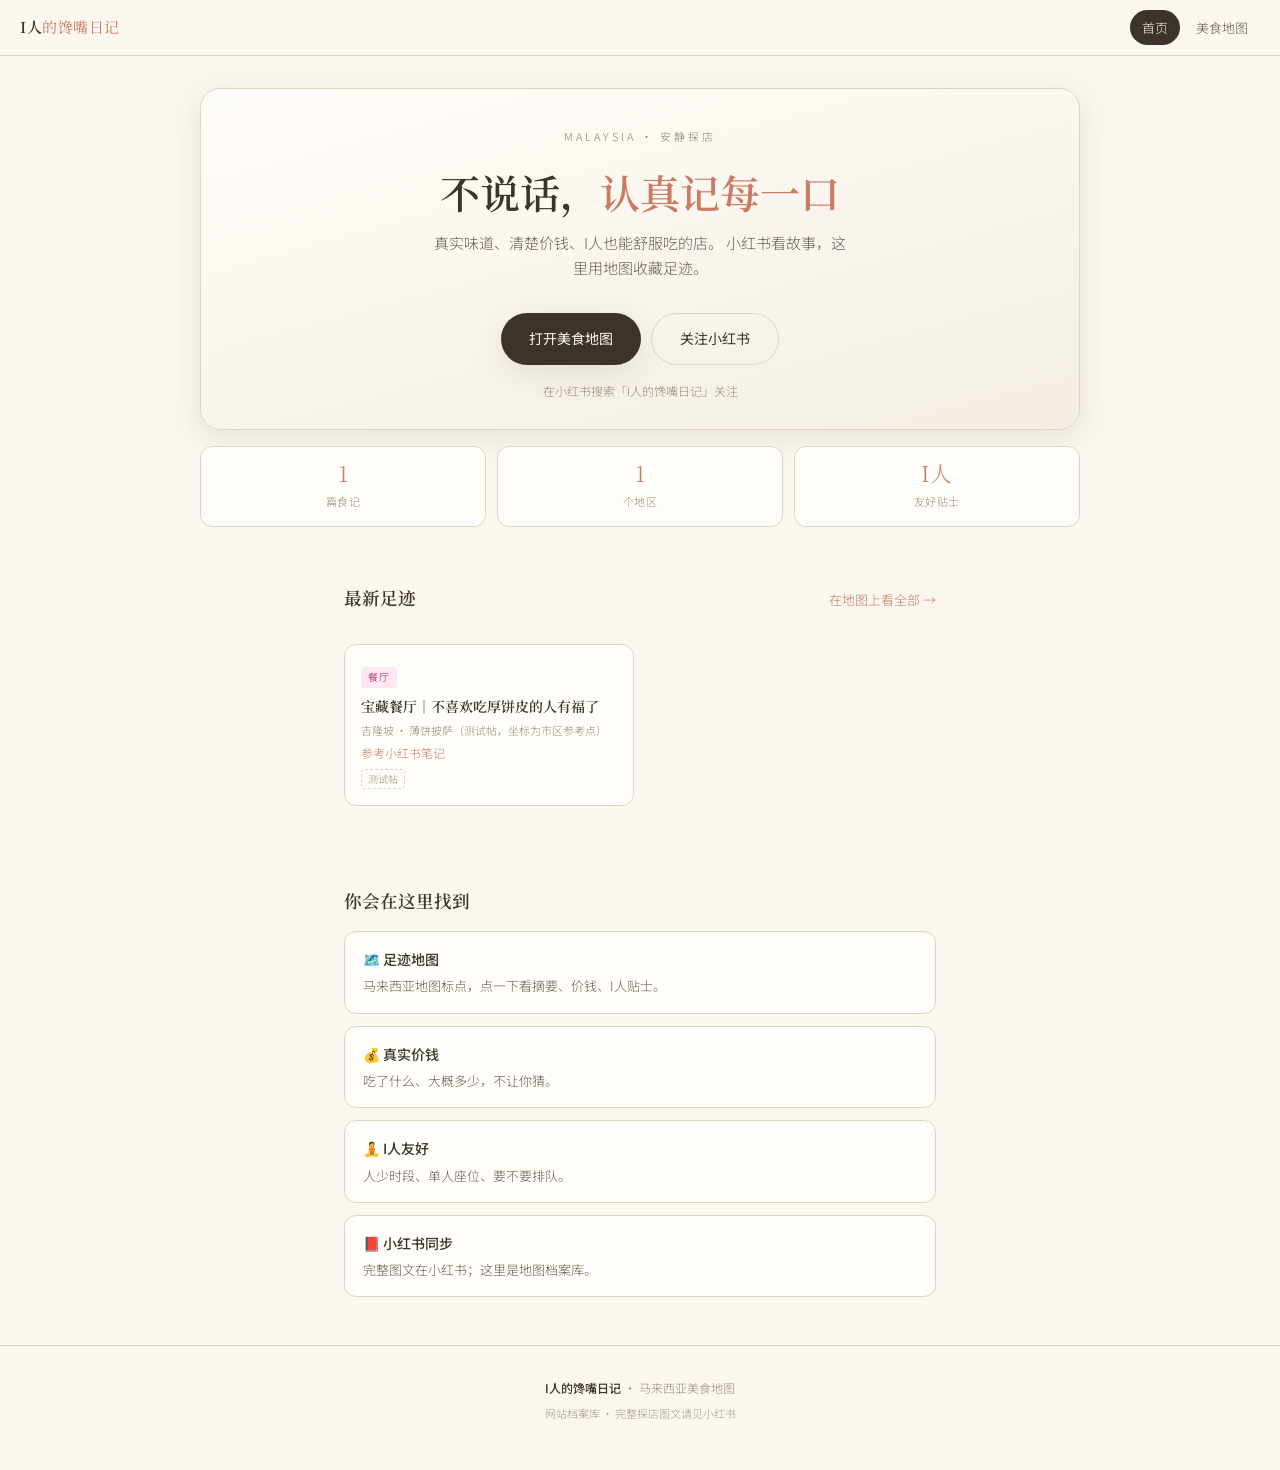
<file: index.html>
<!DOCTYPE html>
<html lang="zh-CN">
<head>
  <meta charset="UTF-8">
  <meta name="viewport" content="width=device-width, initial-scale=1.0">
  <title>I人的馋嘴日记 · 马来西亚安静探店</title>
  <meta name="description" content="内向馋嘴人的马来西亚美食地图。真实价钱、I人友好贴士，跟着地图吃。">
  <link rel="preconnect" href="https://fonts.googleapis.com">
  <link href="https://fonts.googleapis.com/css2?family=Noto+Sans+SC:wght@300;400;500&family=Noto+Serif+SC:wght@400;600;700&display=swap" rel="stylesheet">
  <link rel="stylesheet" href="css/main.css">
</head>
<body class="page-home">

<header class="site-bar">
  <a href="index.html" class="site-logo site-logo-link" data-site-name>I人<span>的馋嘴日记</span></a>
  <nav class="site-nav">
    <a href="index.html" class="active">首页</a>
    <a href="map.html">美食地图</a>
  </nav>
</header>

<main>
  <section class="hero hero-rich">
    <div class="hero-inner">
      <p class="hero-badge">MALAYSIA · 安静探店</p>
      <h1 class="serif">不说话，<em>认真记每一口</em></h1>
      <p class="hero-lead">
        真实味道、清楚价钱、I人也能舒服吃的店。
        小红书看故事，这里用地图收藏足迹。
      </p>
      <div class="hero-actions">
        <a class="hero-cta" href="map.html">打开美食地图</a>
        <a class="hero-cta secondary" id="home-xhs-btn" href="#" target="_blank" rel="noopener noreferrer" hidden>关注小红书</a>
      </div>
      <p class="hero-note" id="home-xhs-hint">已发笔记的店会标在地图上</p>
    </div>

    <div class="hero-stats">
      <div class="stat-card">
        <span class="stat-num" id="stat-posts">—</span>
        <span class="stat-label">篇食记</span>
      </div>
      <div class="stat-card">
        <span class="stat-num" id="stat-regions">—</span>
        <span class="stat-label">个地区</span>
      </div>
      <div class="stat-card">
        <span class="stat-num">I人</span>
        <span class="stat-label">友好贴士</span>
      </div>
    </div>
  </section>

  <section class="section section-recent">
    <div class="section-head">
      <h2 class="serif">最新足迹</h2>
      <a href="map.html" class="section-link">在地图上看全部 →</a>
    </div>
    <div id="recent-posts" class="recent-grid">加载中…</div>
  </section>

  <section class="section">
    <h2 class="serif">你会在这里找到</h2>
    <div class="pillar-grid">
      <article class="pillar">
        <strong>🗺️ 足迹地图</strong>
        <p>马来西亚地图标点，点一下看摘要、价钱、I人贴士。</p>
      </article>
      <article class="pillar">
        <strong>💰 真实价钱</strong>
        <p>吃了什么、大概多少，不让你猜。</p>
      </article>
      <article class="pillar">
        <strong>🧘 I人友好</strong>
        <p>人少时段、单人座位、要不要排队。</p>
      </article>
      <article class="pillar">
        <strong>📕 小红书同步</strong>
        <p>完整图文在小红书；这里是地图档案库。</p>
      </article>
    </div>
  </section>
</main>

<footer class="site-footer">
  <p><a href="index.html" class="footer-home">I人的馋嘴日记</a> · 马来西亚美食地图</p>
  <p class="footer-sub">网站档案库 · 完整探店图文请见小红书</p>
</footer>

<script src="js/site-config.js"></script>
<script src="js/home.js"></script>
</body>
</html>
</file>
<file: css/main.css>
:root {
  --cream: #FAF6F0;
  --paper: #F3EDE3;
  --ink: #3D3429;
  --ink-muted: #6B5E4F;
  --ink-faint: #9A8B78;
  --coral: #C97B63;
  --coral-soft: #E8B4A4;
  --sage: #7D8B75;
  --border: #E0D5C4;
  --card: #FFFDF9;
  --shadow: 0 8px 32px rgba(61, 52, 41, 0.1);
  --header-h: 56px;
}

* { margin: 0; padding: 0; box-sizing: border-box; }

html { scroll-behavior: smooth; }

body {
  background: var(--cream);
  color: var(--ink);
  font-family: "Noto Sans SC", "PingFang SC", "Microsoft YaHei", sans-serif;
  font-weight: 300;
  line-height: 1.65;
  min-height: 100vh;
}

h1, h2, h3, .serif {
  font-family: "Noto Serif SC", "Songti SC", serif;
  font-weight: 600;
}

a { color: var(--coral); text-decoration: none; }
a:hover { text-decoration: underline; }

/* ── Top bar ── */
.site-bar {
  position: fixed;
  top: 0;
  left: 0;
  right: 0;
  height: var(--header-h);
  z-index: 1000;
  display: flex;
  align-items: center;
  justify-content: space-between;
  padding: 0 1.25rem;
  background: rgba(250, 246, 240, 0.92);
  backdrop-filter: blur(12px);
  border-bottom: 1px solid var(--border);
}

.site-logo {
  font-family: "Noto Serif SC", serif;
  font-size: 15px;
  font-weight: 600;
  color: var(--ink);
  letter-spacing: 0.5px;
}

.site-logo span {
  color: var(--coral);
  font-weight: 400;
}

.site-logo-link {
  text-decoration: none !important;
  color: inherit;
}

.site-logo-link:hover {
  opacity: 0.85;
  text-decoration: none !important;
}

.site-nav {
  display: flex;
  gap: 0.25rem;
  align-items: center;
}

.site-nav a {
  font-size: 13px;
  color: var(--ink-muted);
  padding: 0.45rem 0.75rem;
  border-radius: 999px;
  text-decoration: none;
  transition: background 0.15s, color 0.15s;
}

.site-nav a:hover { background: var(--paper); color: var(--ink); text-decoration: none; }
.site-nav a.active { background: var(--ink); color: var(--cream); }

/* ── Home ── */
.page-home { padding-top: var(--header-h); }

.hero {
  max-width: 720px;
  margin: 0 auto;
  padding: 3.5rem 1.5rem 2rem;
  text-align: center;
}

.hero-rich {
  max-width: 920px;
  padding: 2rem 1.25rem 1.5rem;
}

.hero-inner {
  background: linear-gradient(165deg, var(--card) 0%, var(--paper) 100%);
  border: 1px solid var(--border);
  border-radius: 20px;
  padding: 2rem 1.5rem 1.75rem;
  box-shadow: var(--shadow);
}

.hero-actions {
  display: flex;
  flex-wrap: wrap;
  gap: 0.65rem;
  justify-content: center;
  margin-bottom: 0.25rem;
}

.hero-cta.secondary {
  background: transparent;
  color: var(--ink) !important;
  border: 1px solid var(--border);
  box-shadow: none;
}

.hero-cta.secondary:hover {
  background: var(--paper);
  box-shadow: none;
}

.hero-stats {
  display: grid;
  grid-template-columns: repeat(3, 1fr);
  gap: 0.65rem;
  margin-top: 1rem;
}

.stat-card {
  background: var(--card);
  border: 1px solid var(--border);
  border-radius: 12px;
  padding: 0.85rem 0.5rem;
  text-align: center;
}

.stat-num {
  display: block;
  font-family: "Noto Serif SC", serif;
  font-size: 1.35rem;
  color: var(--coral);
  line-height: 1.2;
}

.stat-label {
  font-size: 11px;
  color: var(--ink-faint);
  letter-spacing: 0.5px;
}

.section-head {
  display: flex;
  align-items: baseline;
  justify-content: space-between;
  gap: 1rem;
  margin-bottom: 1rem;
}

.section-link {
  font-size: 13px;
  white-space: nowrap;
}

.section-recent {
  padding-top: 1rem;
}

.recent-grid {
  display: grid;
  gap: 0.75rem;
}

@media (min-width: 600px) {
  .recent-grid {
    grid-template-columns: repeat(2, 1fr);
  }
}

.recent-card {
  display: block;
  background: var(--card);
  border: 1px solid var(--border);
  border-radius: 12px;
  padding: 1rem;
  text-decoration: none !important;
  color: inherit;
  transition: border-color 0.15s, box-shadow 0.15s;
}

.recent-card:hover {
  border-color: var(--coral-soft);
  box-shadow: var(--shadow);
}

.recent-card h3 {
  font-size: 14px;
  line-height: 1.4;
  margin: 0.25rem 0;
  font-family: "Noto Serif SC", serif;
}

.recent-meta {
  font-size: 11px;
  color: var(--ink-faint);
}

.recent-price {
  font-size: 12px;
  color: var(--coral);
  margin-top: 0.25rem;
}

.recent-demo {
  display: inline-block;
  margin-top: 0.35rem;
  font-size: 10px;
  color: var(--ink-faint);
  border: 1px dashed var(--border);
  padding: 1px 6px;
  border-radius: 4px;
}

.recent-empty {
  font-size: 13px;
  color: var(--ink-faint);
  text-align: center;
  padding: 1.5rem;
}

.footer-home {
  color: var(--ink);
  text-decoration: none !important;
  font-weight: 500;
}

.footer-home:hover {
  color: var(--coral);
}

.footer-sub {
  margin-top: 0.35rem;
  font-size: 11px;
  opacity: 0.85;
}

.demo-badge {
  display: inline-block;
  font-size: 10px;
  letter-spacing: 1px;
  color: var(--ink-faint);
  border: 1px dashed var(--border);
  padding: 2px 8px;
  border-radius: 4px;
  margin-bottom: 0.5rem;
}

.detail-actions {
  margin-top: 0.5rem;
  padding-top: 0.75rem;
  border-top: 1px solid var(--border);
}

.detail-btn {
  display: inline-block;
  font-size: 13px;
  padding: 0.5rem 0;
}

.detail-btn.secondary {
  color: var(--coral);
}

.detail-actions-note {
  font-size: 11px;
  color: var(--ink-faint);
  margin-top: 0.5rem;
  line-height: 1.5;
}

.hero-badge {
  display: inline-block;
  font-size: 11px;
  letter-spacing: 3px;
  color: var(--sage);
  margin-bottom: 1.25rem;
}

.hero h1 {
  font-size: clamp(1.75rem, 5vw, 2.5rem);
  line-height: 1.35;
  margin-bottom: 0.75rem;
}

.hero h1 em {
  font-style: normal;
  color: var(--coral);
}

.hero-lead {
  font-size: 15px;
  color: var(--ink-muted);
  max-width: 28em;
  margin: 0 auto 2rem;
}

.hero-cta {
  display: inline-flex;
  align-items: center;
  gap: 0.5rem;
  background: var(--ink);
  color: var(--cream) !important;
  padding: 0.85rem 1.75rem;
  border-radius: 999px;
  font-size: 14px;
  font-weight: 400;
  text-decoration: none !important;
  transition: transform 0.15s, box-shadow 0.15s;
  box-shadow: var(--shadow);
}

.hero-cta:hover {
  transform: translateY(-1px);
  box-shadow: 0 12px 40px rgba(61, 52, 41, 0.18);
}

.hero-note {
  margin-top: 1rem;
  font-size: 12px;
  color: var(--ink-faint);
}

.section {
  max-width: 640px;
  margin: 0 auto;
  padding: 2rem 1.5rem 3rem;
}

.section h2 {
  font-size: 1.1rem;
  margin-bottom: 1rem;
  color: var(--ink);
}

.pillar-grid {
  display: grid;
  gap: 0.75rem;
}

.pillar {
  background: var(--card);
  border: 1px solid var(--border);
  border-radius: 12px;
  padding: 1rem 1.15rem;
}

.pillar strong {
  display: block;
  font-size: 14px;
  margin-bottom: 0.25rem;
  font-weight: 500;
}

.pillar p {
  font-size: 13px;
  color: var(--ink-muted);
}

.site-footer {
  text-align: center;
  padding: 2rem 1rem 3rem;
  font-size: 12px;
  color: var(--ink-faint);
  border-top: 1px solid var(--border);
}

/* ── Full map page ── */
.page-map {
  height: 100vh;
  overflow: hidden;
  padding-top: var(--header-h);
}

#map {
  width: 100%;
  height: calc(100vh - var(--header-h));
  z-index: 1;
}

.leaflet-container {
  background: #E8E0D0 !important;
  font-family: inherit !important;
}

/* Map controls overlay */
.map-toolbar {
  position: fixed;
  top: calc(var(--header-h) + 12px);
  left: 12px;
  right: 12px;
  z-index: 800;
  display: flex;
  gap: 8px;
  flex-wrap: wrap;
  pointer-events: none;
}

.map-toolbar > * { pointer-events: auto; }

.map-stat {
  background: var(--card);
  border: 1px solid var(--border);
  border-radius: 999px;
  padding: 0.4rem 0.9rem;
  font-size: 12px;
  color: var(--ink-muted);
  box-shadow: var(--shadow);
}

.filter-pills {
  display: flex;
  gap: 6px;
  flex-wrap: wrap;
}

.filter-pill {
  background: var(--card);
  border: 1px solid var(--border);
  border-radius: 999px;
  padding: 0.35rem 0.75rem;
  font-size: 11px;
  color: var(--ink-muted);
  cursor: pointer;
  box-shadow: var(--shadow);
  font-family: inherit;
  transition: all 0.15s;
}

.filter-pill:hover { border-color: var(--coral-soft); color: var(--ink); }
.filter-pill.active {
  background: var(--ink);
  color: var(--cream);
  border-color: var(--ink);
}

.btn-list-toggle {
  margin-left: auto;
  background: var(--card);
  border: 1px solid var(--border);
  border-radius: 999px;
  padding: 0.4rem 0.9rem;
  font-size: 12px;
  cursor: pointer;
  box-shadow: var(--shadow);
  color: var(--ink);
  font-family: inherit;
}

/* Side panel */
.post-panel {
  position: fixed;
  top: var(--header-h);
  left: 0;
  bottom: 0;
  width: min(360px, 92vw);
  background: var(--card);
  border-right: 1px solid var(--border);
  z-index: 900;
  transform: translateX(-100%);
  transition: transform 0.28s ease;
  display: flex;
  flex-direction: column;
  box-shadow: 4px 0 24px rgba(61, 52, 41, 0.08);
}

.post-panel.open { transform: translateX(0); }

.panel-head {
  padding: 1rem 1.15rem;
  border-bottom: 1px solid var(--border);
  background: var(--paper);
}

.panel-head h2 {
  font-size: 14px;
  letter-spacing: 1px;
}

.panel-list {
  flex: 1;
  overflow-y: auto;
}

.post-item {
  padding: 1rem 1.15rem;
  border-bottom: 1px solid var(--border);
  cursor: pointer;
  transition: background 0.12s;
}

.post-item:hover { background: var(--cream); }
.post-item.active {
  background: #FFF8F4;
  border-left: 3px solid var(--coral);
}

.post-item.demo { opacity: 0.75; }

.post-tag {
  font-size: 10px;
  letter-spacing: 1px;
  padding: 2px 7px;
  border-radius: 4px;
  display: inline-block;
  margin-bottom: 0.35rem;
}

.tag-hawker { background: #FEF3C7; color: #92400E; }
.tag-kopitiam { background: #ECFDF5; color: #065F46; }
.tag-cafe { background: #E0F2FE; color: #075985; }
.tag-restaurant { background: #FCE7F3; color: #9D174D; }

.post-item h3 {
  font-size: 14px;
  line-height: 1.4;
  margin-bottom: 0.25rem;
}

.post-meta {
  font-size: 11px;
  color: var(--ink-faint);
}

.post-price {
  font-size: 12px;
  color: var(--coral);
  margin-top: 0.2rem;
}

.panel-empty {
  padding: 2.5rem 1.5rem;
  text-align: center;
  color: var(--ink-faint);
  font-size: 13px;
}

.panel-empty .emoji { font-size: 2.5rem; margin-bottom: 0.75rem; opacity: 0.5; }

/* Detail sheet (mobile-friendly) */
.detail-sheet {
  position: fixed;
  left: 0;
  right: 0;
  bottom: 0;
  z-index: 950;
  background: var(--card);
  border-radius: 16px 16px 0 0;
  box-shadow: 0 -8px 40px rgba(61, 52, 41, 0.15);
  max-height: 55vh;
  overflow-y: auto;
  transform: translateY(110%);
  transition: transform 0.3s ease;
  padding: 1.25rem 1.25rem 2rem;
}

.detail-sheet.open { transform: translateY(0); }

.sheet-handle {
  width: 36px;
  height: 4px;
  background: var(--border);
  border-radius: 2px;
  margin: 0 auto 1rem;
}

.detail-sheet h2 {
  font-size: 1.15rem;
  margin-bottom: 0.35rem;
}

.detail-loc {
  font-size: 12px;
  color: var(--ink-faint);
  margin-bottom: 0.5rem;
}

.detail-price {
  color: var(--coral);
  font-size: 14px;
  font-weight: 500;
  margin-bottom: 0.75rem;
}

.detail-body {
  font-size: 14px;
  color: var(--ink-muted);
  margin-bottom: 0.75rem;
}

.detail-tip {
  background: var(--paper);
  border-left: 3px solid var(--sage);
  padding: 0.65rem 0.85rem;
  font-size: 13px;
  color: var(--ink-muted);
  border-radius: 0 8px 8px 0;
  margin-bottom: 0.75rem;
}

.detail-tip strong {
  display: block;
  font-size: 11px;
  letter-spacing: 1px;
  color: var(--sage);
  margin-bottom: 0.25rem;
  font-weight: 500;
}

.detail-link {
  display: inline-block;
  margin-top: 0.5rem;
  font-size: 13px;
  font-weight: 400;
}

.sheet-close {
  position: absolute;
  top: 1rem;
  right: 1rem;
  background: var(--paper);
  border: none;
  width: 32px;
  height: 32px;
  border-radius: 50%;
  cursor: pointer;
  font-size: 18px;
  color: var(--ink-muted);
  line-height: 1;
}

/* Leaflet popup */
.leaflet-popup-content-wrapper {
  background: var(--card) !important;
  border-radius: 12px !important;
  border: 1px solid var(--border) !important;
  box-shadow: var(--shadow) !important;
  padding: 0 !important;
}

.leaflet-popup-content { margin: 0 !important; min-width: 200px; }
.leaflet-popup-tip { background: var(--card) !important; }

.popup-box { padding: 0.9rem 1rem; }
.popup-box h3 { font-size: 14px; margin-bottom: 0.25rem; }
.popup-box p { font-size: 12px; color: var(--ink-muted); }
.popup-box .price { color: var(--coral); font-size: 13px; margin: 0.35rem 0; }
.popup-box button {
  margin-top: 0.5rem;
  background: none;
  border: none;
  color: var(--coral);
  font-size: 12px;
  cursor: pointer;
  padding: 0;
  font-family: inherit;
}

/* Custom pin */
.pin-wrap {
  background: var(--coral);
  width: 30px;
  height: 30px;
  border-radius: 50% 50% 50% 4px;
  transform: rotate(-45deg);
  border: 2.5px solid #fff;
  box-shadow: 0 3px 10px rgba(61, 52, 41, 0.25);
  display: flex;
  align-items: center;
  justify-content: center;
}

.pin-wrap.active {
  background: var(--ink);
  width: 36px;
  height: 36px;
}

.pin-wrap.demo-pin { background: var(--ink-faint); }

.pin-num {
  transform: rotate(45deg);
  color: #fff;
  font-size: 11px;
  font-weight: 600;
  font-family: "Noto Serif SC", serif;
}

@media (min-width: 900px) {
  .post-panel { transform: translateX(0); width: 340px; }
  .post-panel.collapsed { transform: translateX(-100%); }
  .btn-list-toggle { display: none; }
  .detail-sheet {
    left: auto;
    right: 16px;
    bottom: 16px;
    max-width: 380px;
    border-radius: 16px;
    max-height: calc(100vh - var(--header-h) - 32px);
  }
}

@media (max-width: 899px) {
  .post-panel.open ~ .map-toolbar .btn-list-toggle { display: none; }
}
</file>
